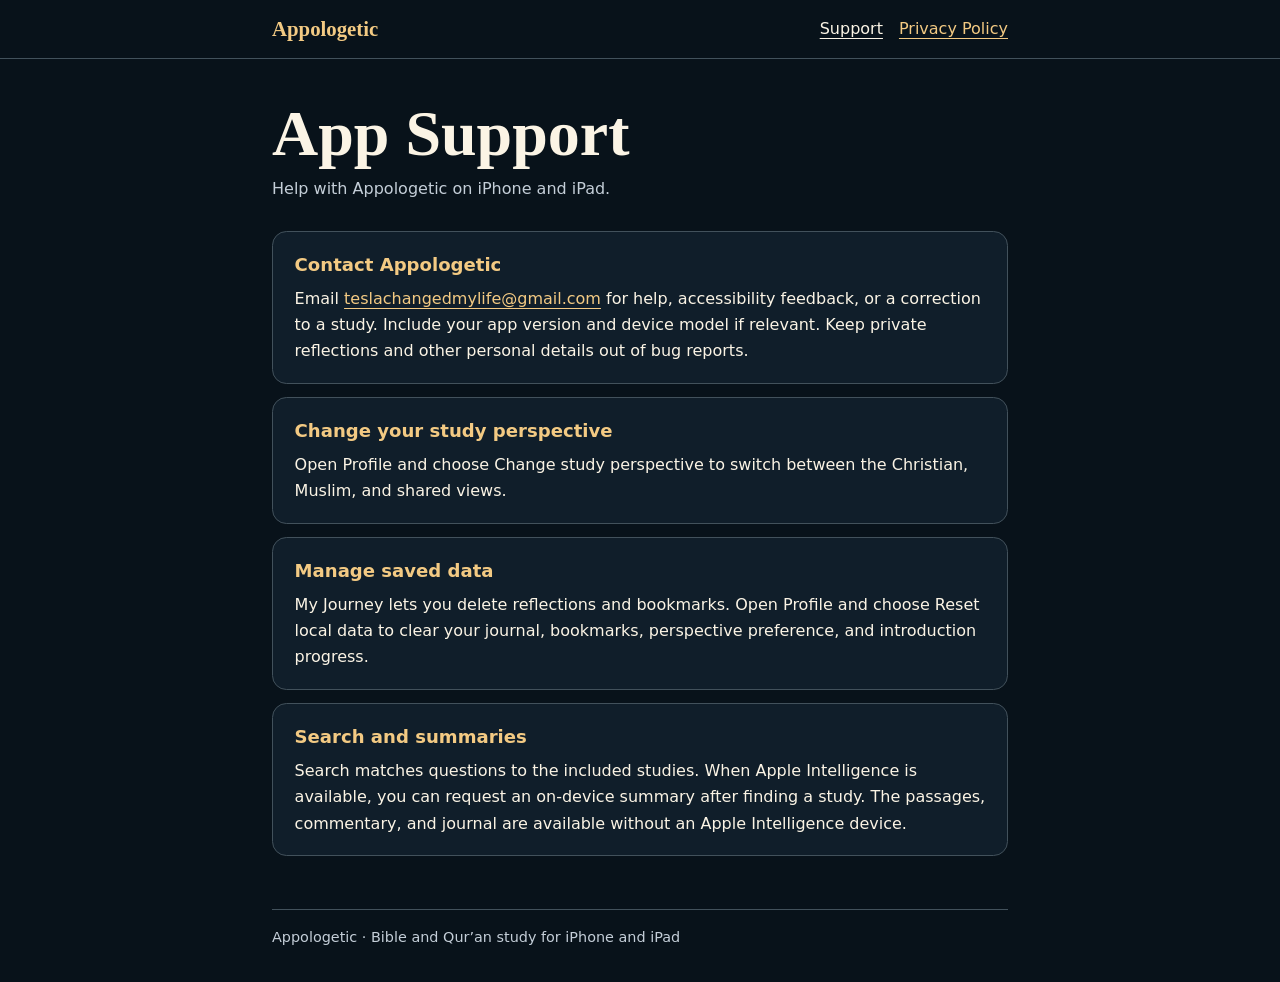
<file: index.html>
<!doctype html>
<html lang="en">
<head>
  <meta charset="utf-8">
  <meta name="viewport" content="width=device-width, initial-scale=1">
  <meta name="description" content="Help with Appologetic on iPhone and iPad.">
  <title>App Support | Appologetic</title>
  <link rel="stylesheet" href="style.css">
</head>
<body>
  <a class="skip" href="#content">Skip to content</a>
  <header><div class="bar"><a class="brand" href="./">Appologetic</a><nav aria-label="Main navigation"><a href="./" aria-current="page">Support</a><a href="privacy.html">Privacy Policy</a></nav></div></header>
  <main id="content">
    <h1>App Support</h1>
    <p class="intro">Help with Appologetic on iPhone and iPad.</p>
    <section>
      <h2>Contact Appologetic</h2>
      <p>Email <a href="mailto:teslachangedmylife@gmail.com">teslachangedmylife@gmail.com</a> for help, accessibility feedback, or a correction to a study. Include your app version and device model if relevant. Keep private reflections and other personal details out of bug reports.</p>
    </section>
    <section>
      <h2>Change your study perspective</h2>
      <p>Open Profile and choose Change study perspective to switch between the Christian, Muslim, and shared views.</p>
    </section>
    <section>
      <h2>Manage saved data</h2>
      <p>My Journey lets you delete reflections and bookmarks. Open Profile and choose Reset local data to clear your journal, bookmarks, perspective preference, and introduction progress.</p>
    </section>
    <section>
      <h2>Search and summaries</h2>
      <p>Search matches questions to the included studies. When Apple Intelligence is available, you can request an on-device summary after finding a study. The passages, commentary, and journal are available without an Apple Intelligence device.</p>
    </section>
  </main>
  <footer>Appologetic · Bible and Qur’an study for iPhone and iPad</footer>
</body>
</html>
</file>
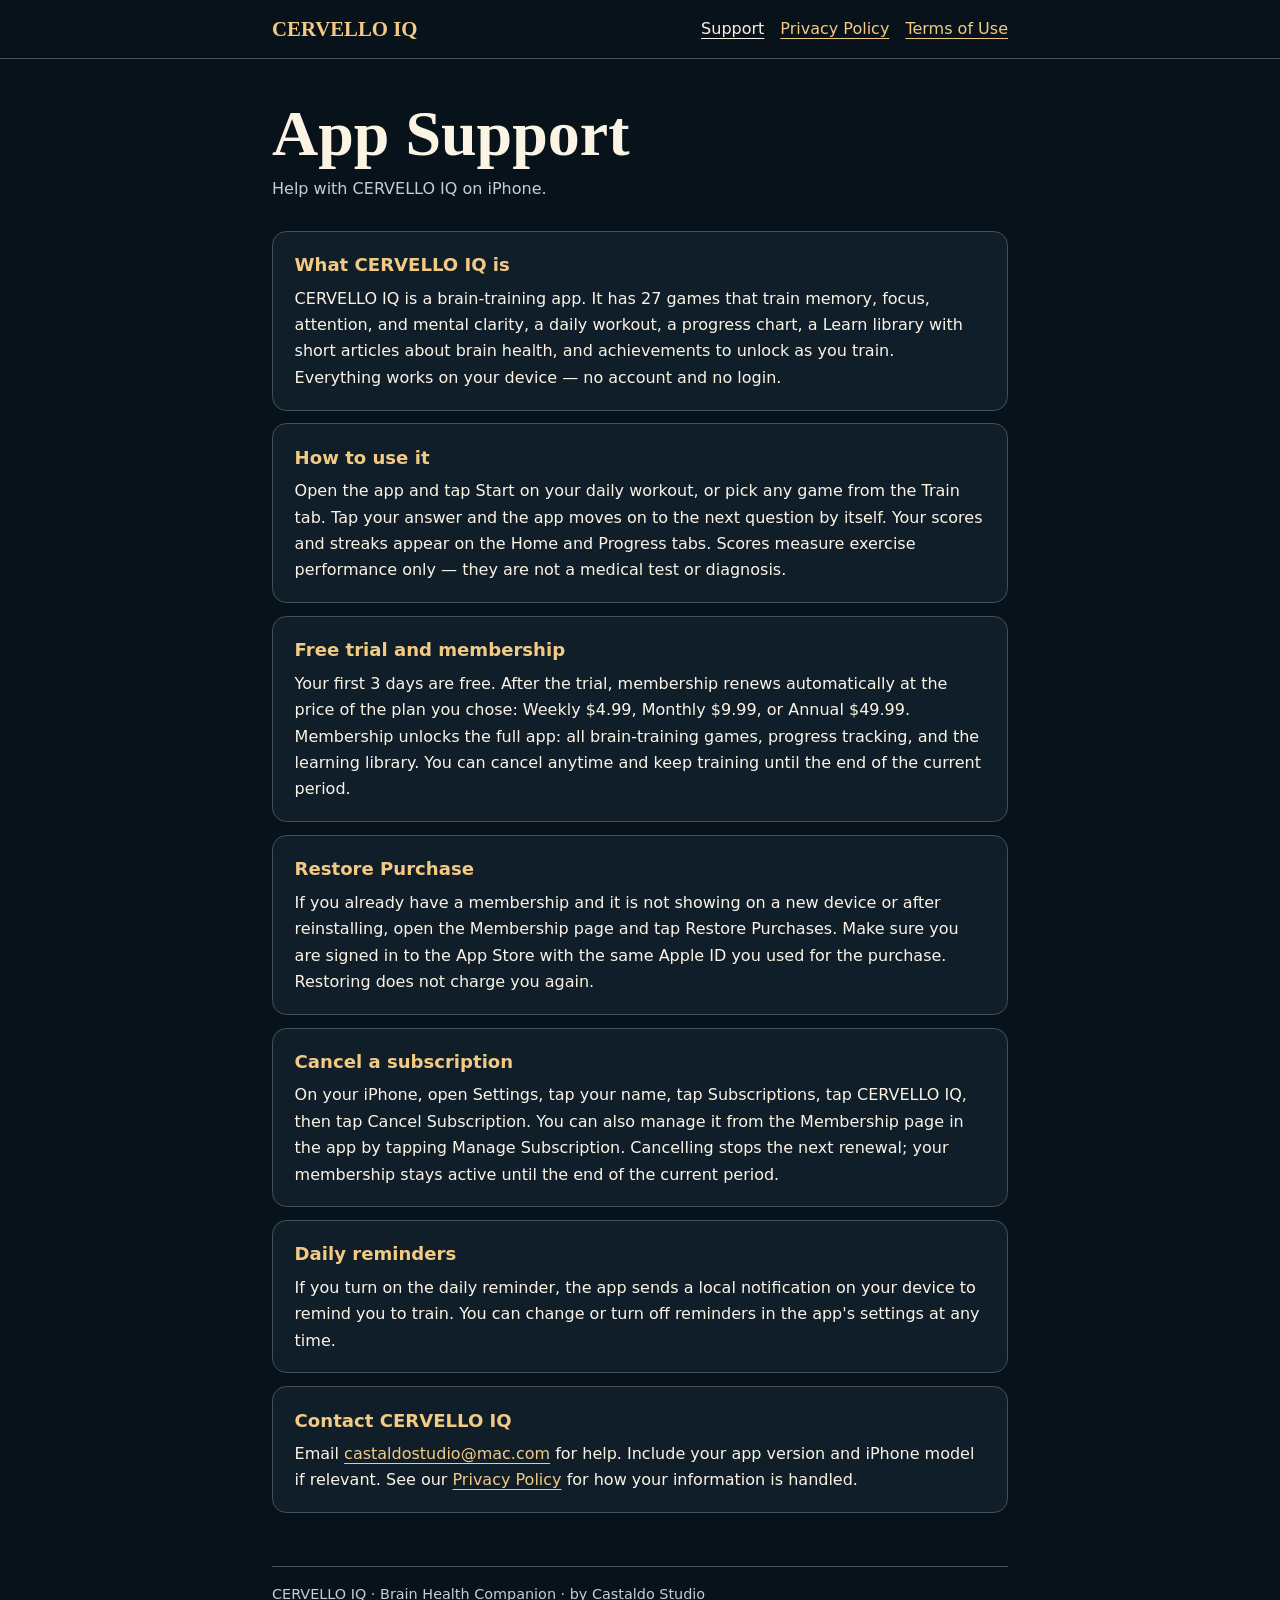
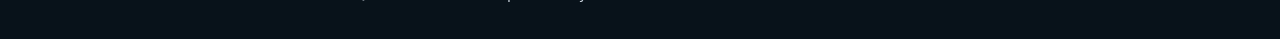
<file: cervello-iq-support/index.html>
<!doctype html>
<html lang="en">
<head>
  <meta charset="utf-8">
  <meta name="viewport" content="width=device-width, initial-scale=1">
  <meta name="description" content="Help with CERVELLO IQ on iPhone.">
  <title>App Support | CERVELLO IQ</title>
  <link rel="stylesheet" href="../style.css">
</head>
<body>
  <a class="skip" href="#content">Skip to content</a>
  <header><div class="bar"><a class="brand" href="./">CERVELLO IQ</a><nav aria-label="Main navigation"><a href="./" aria-current="page">Support</a><a href="privacy.html">Privacy Policy</a><a href="terms.html">Terms of Use</a></nav></div></header>
  <main id="content">
    <h1>App Support</h1>
    <p class="intro">Help with CERVELLO IQ on iPhone.</p>
    <section>
      <h2>What CERVELLO IQ is</h2>
      <p>CERVELLO IQ is a brain-training app. It has 27 games that train memory, focus, attention, and mental clarity, a daily workout, a progress chart, a Learn library with short articles about brain health, and achievements to unlock as you train. Everything works on your device — no account and no login.</p>
    </section>
    <section>
      <h2>How to use it</h2>
      <p>Open the app and tap Start on your daily workout, or pick any game from the Train tab. Tap your answer and the app moves on to the next question by itself. Your scores and streaks appear on the Home and Progress tabs. Scores measure exercise performance only — they are not a medical test or diagnosis.</p>
    </section>
    <section>
      <h2>Free trial and membership</h2>
      <p>Your first 3 days are free. After the trial, membership renews automatically at the price of the plan you chose: Weekly $4.99, Monthly $9.99, or Annual $49.99. Membership unlocks the full app: all brain-training games, progress tracking, and the learning library. You can cancel anytime and keep training until the end of the current period.</p>
    </section>
    <section>
      <h2>Restore Purchase</h2>
      <p>If you already have a membership and it is not showing on a new device or after reinstalling, open the Membership page and tap Restore Purchases. Make sure you are signed in to the App Store with the same Apple ID you used for the purchase. Restoring does not charge you again.</p>
    </section>
    <section>
      <h2>Cancel a subscription</h2>
      <p>On your iPhone, open Settings, tap your name, tap Subscriptions, tap CERVELLO IQ, then tap Cancel Subscription. You can also manage it from the Membership page in the app by tapping Manage Subscription. Cancelling stops the next renewal; your membership stays active until the end of the current period.</p>
    </section>
    <section>
      <h2>Daily reminders</h2>
      <p>If you turn on the daily reminder, the app sends a local notification on your device to remind you to train. You can change or turn off reminders in the app's settings at any time.</p>
    </section>
    <section>
      <h2>Contact CERVELLO IQ</h2>
      <p>Email <a href="mailto:castaldostudio@mac.com">castaldostudio@mac.com</a> for help. Include your app version and iPhone model if relevant. See our <a href="privacy.html">Privacy Policy</a> for how your information is handled.</p>
    </section>
  </main>
  <footer>CERVELLO IQ · Brain Health Companion · by Castaldo Studio</footer>
</body>
</html>
</file>
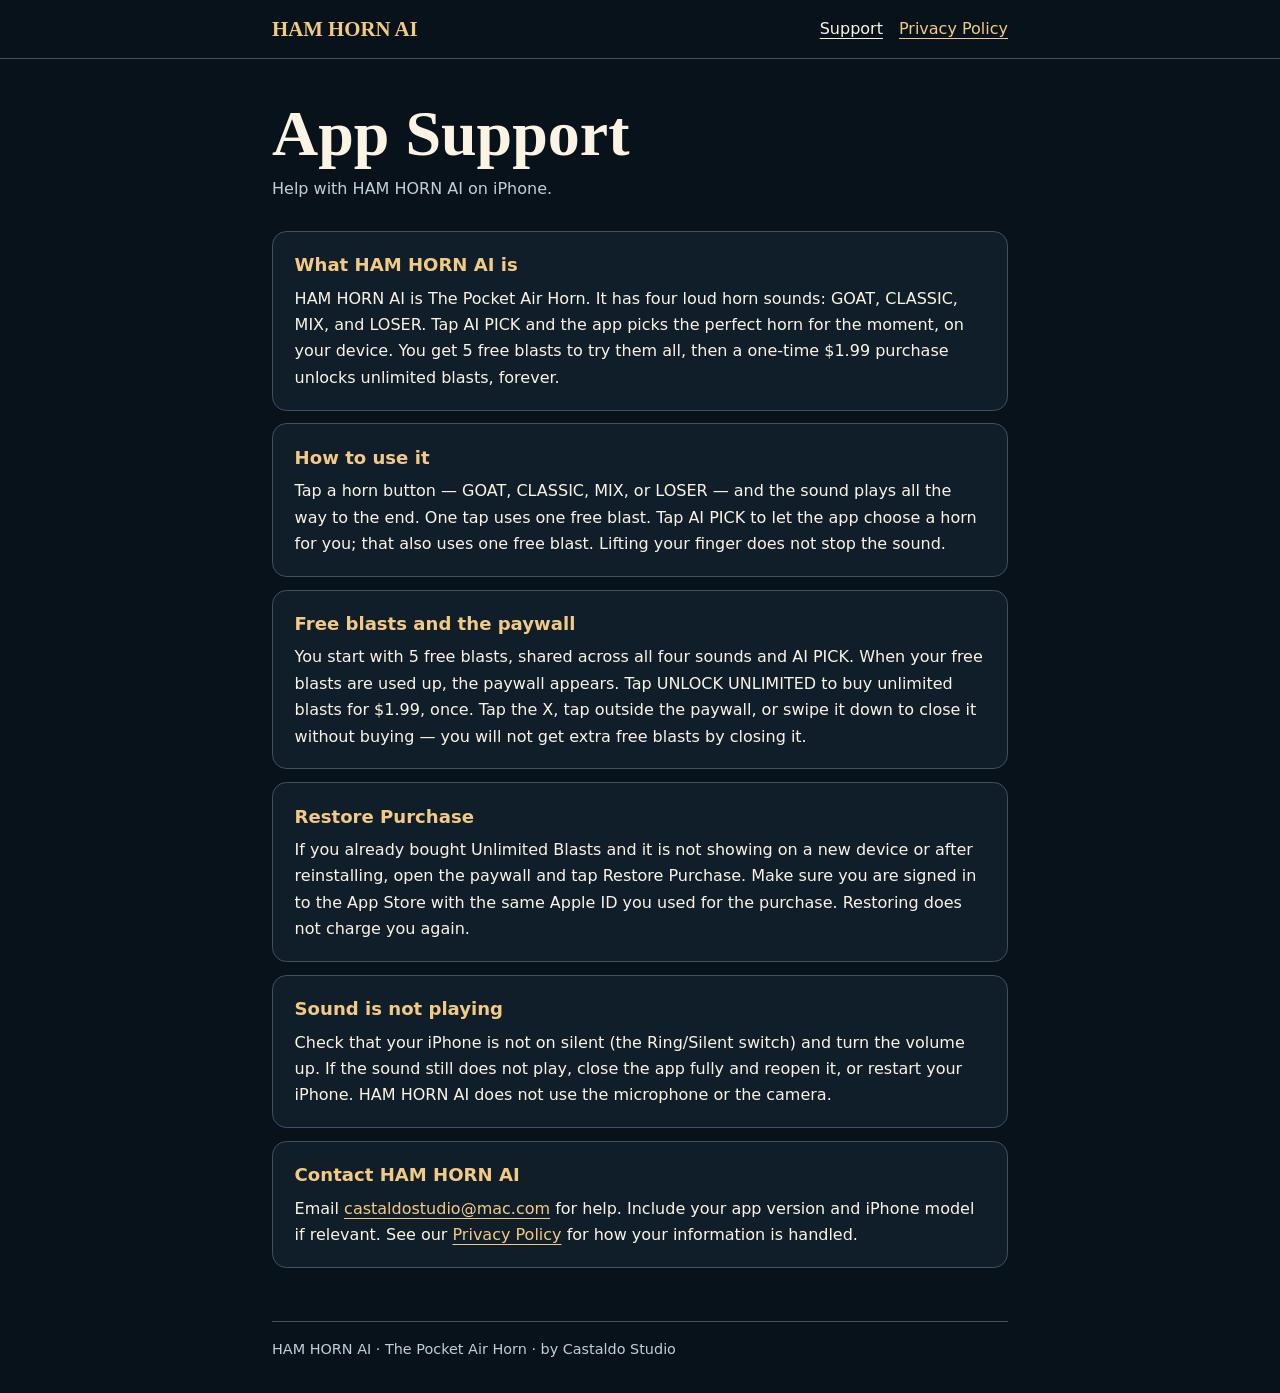
<file: ham-horn-support/index.html>
<!doctype html>
<html lang="en">
<head>
  <meta charset="utf-8">
  <meta name="viewport" content="width=device-width, initial-scale=1">
  <meta name="description" content="Help with HAM HORN AI on iPhone.">
  <title>App Support | HAM HORN AI</title>
  <link rel="stylesheet" href="../style.css">
</head>
<body>
  <a class="skip" href="#content">Skip to content</a>
  <header><div class="bar"><a class="brand" href="./">HAM HORN AI</a><nav aria-label="Main navigation"><a href="./" aria-current="page">Support</a><a href="privacy.html">Privacy Policy</a></nav></div></header>
  <main id="content">
    <h1>App Support</h1>
    <p class="intro">Help with HAM HORN AI on iPhone.</p>
    <section>
      <h2>What HAM HORN AI is</h2>
      <p>HAM HORN AI is The Pocket Air Horn. It has four loud horn sounds: GOAT, CLASSIC, MIX, and LOSER. Tap AI PICK and the app picks the perfect horn for the moment, on your device. You get 5 free blasts to try them all, then a one-time $1.99 purchase unlocks unlimited blasts, forever.</p>
    </section>
    <section>
      <h2>How to use it</h2>
      <p>Tap a horn button — GOAT, CLASSIC, MIX, or LOSER — and the sound plays all the way to the end. One tap uses one free blast. Tap AI PICK to let the app choose a horn for you; that also uses one free blast. Lifting your finger does not stop the sound.</p>
    </section>
    <section>
      <h2>Free blasts and the paywall</h2>
      <p>You start with 5 free blasts, shared across all four sounds and AI PICK. When your free blasts are used up, the paywall appears. Tap UNLOCK UNLIMITED to buy unlimited blasts for $1.99, once. Tap the X, tap outside the paywall, or swipe it down to close it without buying — you will not get extra free blasts by closing it.</p>
    </section>
    <section>
      <h2>Restore Purchase</h2>
      <p>If you already bought Unlimited Blasts and it is not showing on a new device or after reinstalling, open the paywall and tap Restore Purchase. Make sure you are signed in to the App Store with the same Apple ID you used for the purchase. Restoring does not charge you again.</p>
    </section>
    <section>
      <h2>Sound is not playing</h2>
      <p>Check that your iPhone is not on silent (the Ring/Silent switch) and turn the volume up. If the sound still does not play, close the app fully and reopen it, or restart your iPhone. HAM HORN AI does not use the microphone or the camera.</p>
    </section>
    <section>
      <h2>Contact HAM HORN AI</h2>
      <p>Email <a href="mailto:castaldostudio@mac.com">castaldostudio@mac.com</a> for help. Include your app version and iPhone model if relevant. See our <a href="privacy.html">Privacy Policy</a> for how your information is handled.</p>
    </section>
  </main>
  <footer>HAM HORN AI · The Pocket Air Horn · by Castaldo Studio</footer>
</body>
</html>
</file>
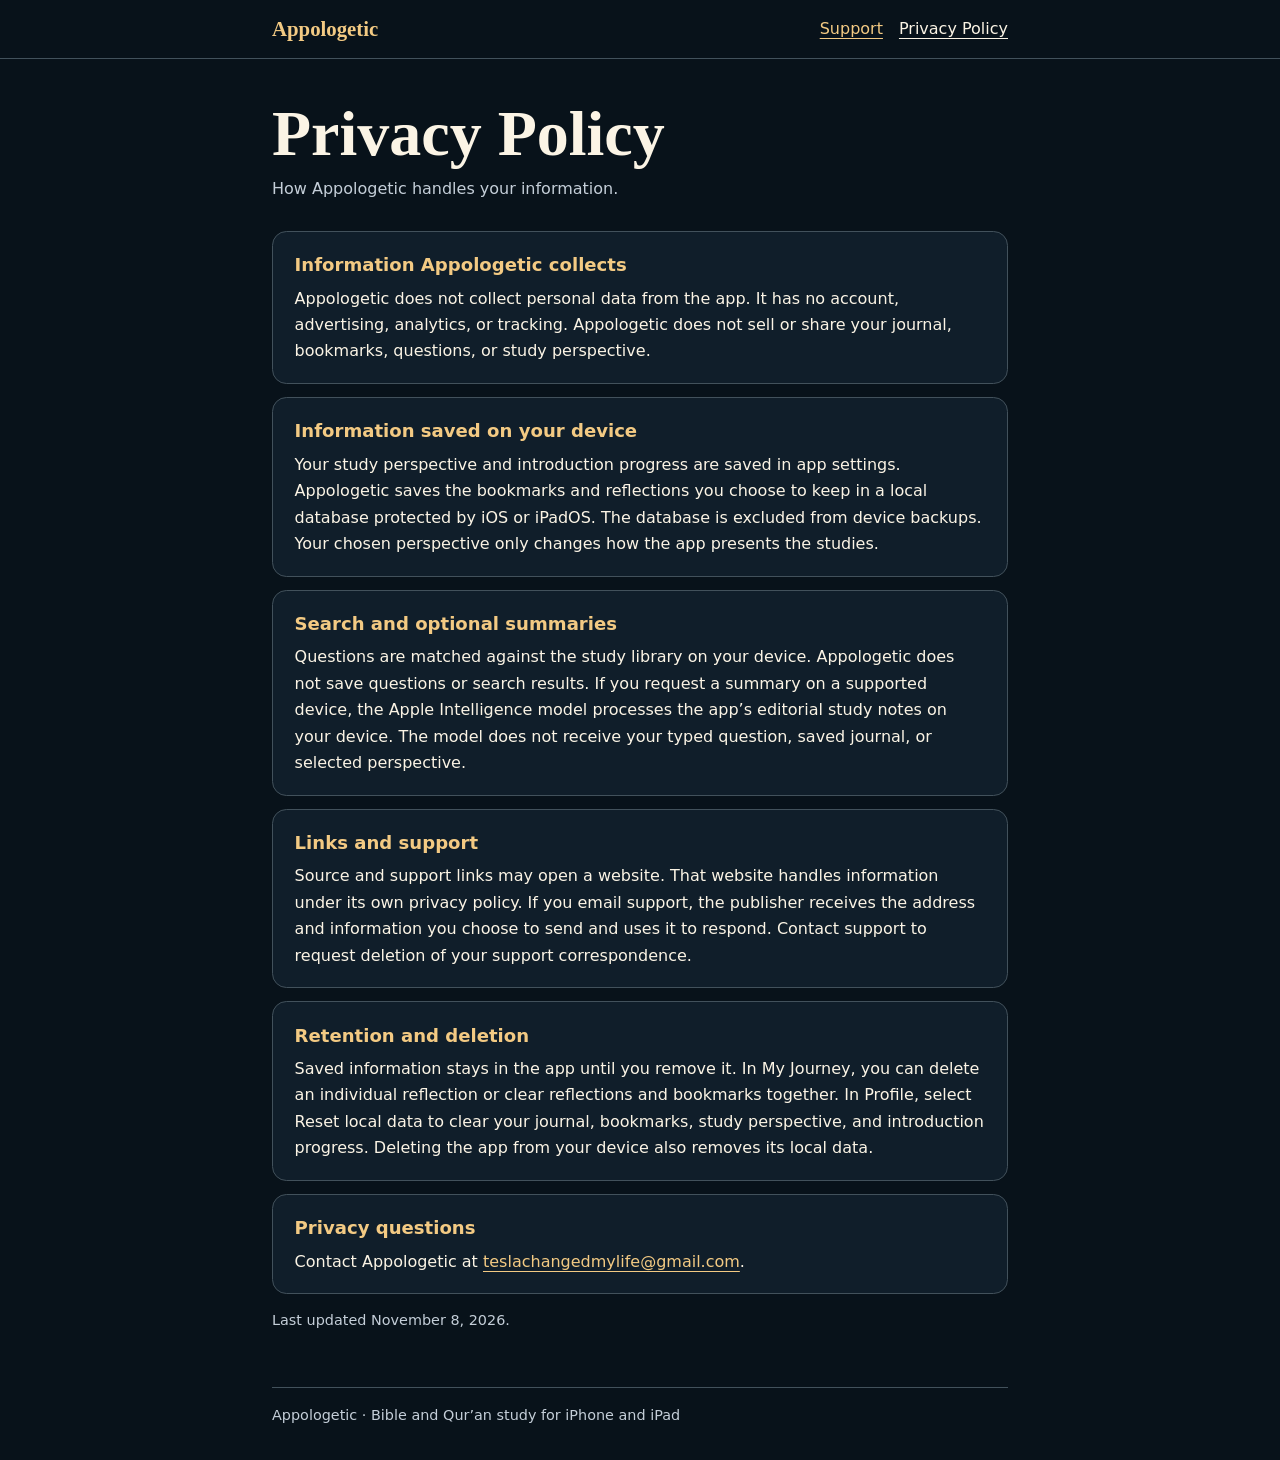
<file: privacy.html>
<!doctype html>
<html lang="en">
<head>
  <meta charset="utf-8">
  <meta name="viewport" content="width=device-width, initial-scale=1">
  <meta name="description" content="How Appologetic handles your information.">
  <title>Privacy Policy | Appologetic</title>
  <link rel="stylesheet" href="style.css">
</head>
<body>
  <a class="skip" href="#content">Skip to content</a>
  <header><div class="bar"><a class="brand" href="./">Appologetic</a><nav aria-label="Main navigation"><a href="./">Support</a><a href="privacy.html" aria-current="page">Privacy Policy</a></nav></div></header>
  <main id="content">
    <h1>Privacy Policy</h1>
    <p class="intro">How Appologetic handles your information.</p>
    <section><h2>Information Appologetic collects</h2><p>Appologetic does not collect personal data from the app. It has no account, advertising, analytics, or tracking. Appologetic does not sell or share your journal, bookmarks, questions, or study perspective.</p></section>
    <section><h2>Information saved on your device</h2><p>Your study perspective and introduction progress are saved in app settings. Appologetic saves the bookmarks and reflections you choose to keep in a local database protected by iOS or iPadOS. The database is excluded from device backups. Your chosen perspective only changes how the app presents the studies.</p></section>
    <section><h2>Search and optional summaries</h2><p>Questions are matched against the study library on your device. Appologetic does not save questions or search results. If you request a summary on a supported device, the Apple Intelligence model processes the app’s editorial study notes on your device. The model does not receive your typed question, saved journal, or selected perspective.</p></section>
    <section><h2>Links and support</h2><p>Source and support links may open a website. That website handles information under its own privacy policy. If you email support, the publisher receives the address and information you choose to send and uses it to respond. Contact support to request deletion of your support correspondence.</p></section>
    <section><h2>Retention and deletion</h2><p>Saved information stays in the app until you remove it. In My Journey, you can delete an individual reflection or clear reflections and bookmarks together. In Profile, select Reset local data to clear your journal, bookmarks, study perspective, and introduction progress. Deleting the app from your device also removes its local data.</p></section>
    <section>
      <h2>Privacy questions</h2>
      <p>Contact Appologetic at <a href="mailto:teslachangedmylife@gmail.com">teslachangedmylife@gmail.com</a>.</p>
    </section>
    <p class="updated">Last updated November 8, 2026.</p>
  </main>
  <footer>Appologetic · Bible and Qur’an study for iPhone and iPad</footer>
</body>
</html>
</file>
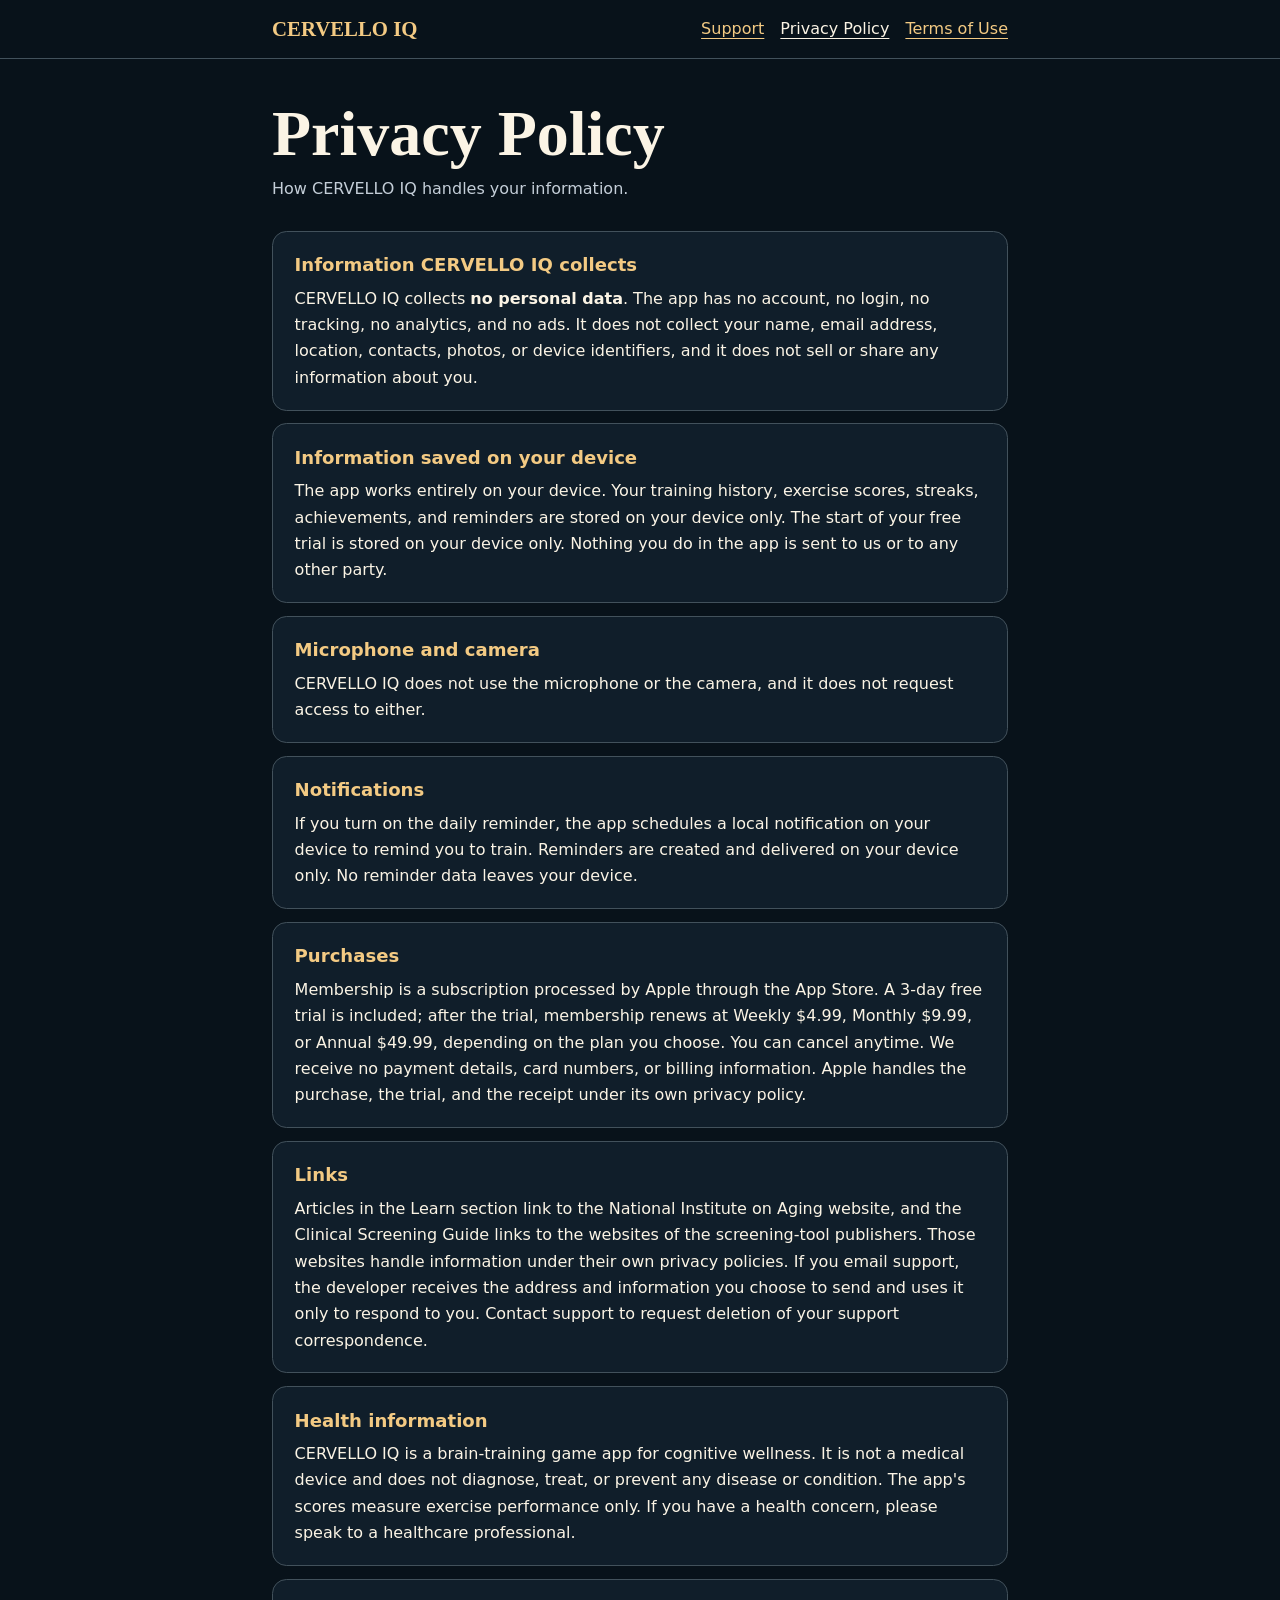
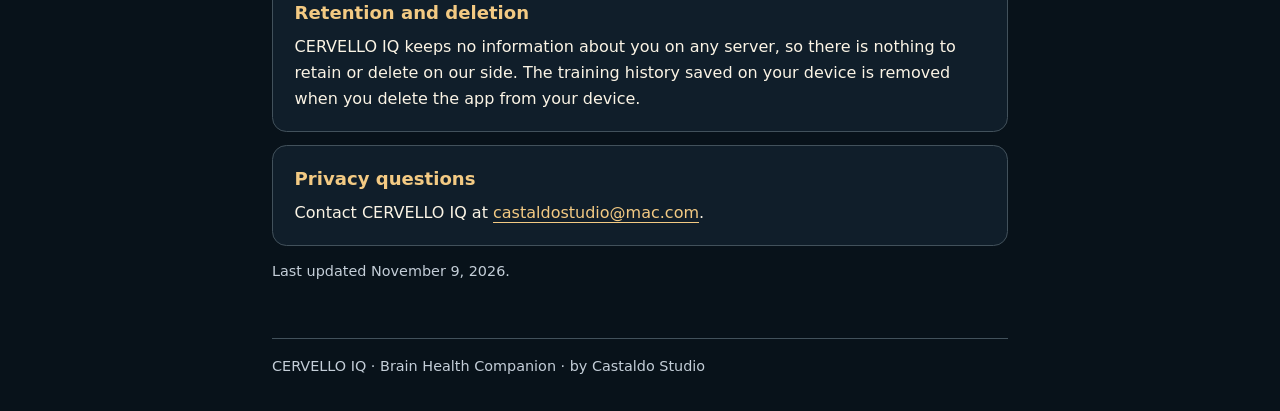
<file: cervello-iq-support/privacy.html>
<!doctype html>
<html lang="en">
<head>
  <meta charset="utf-8">
  <meta name="viewport" content="width=device-width, initial-scale=1">
  <meta name="description" content="How CERVELLO IQ handles your information.">
  <title>Privacy Policy | CERVELLO IQ</title>
  <link rel="stylesheet" href="../style.css">
</head>
<body>
  <a class="skip" href="#content">Skip to content</a>
  <header><div class="bar"><a class="brand" href="./">CERVELLO IQ</a><nav aria-label="Main navigation"><a href="./">Support</a><a href="privacy.html" aria-current="page">Privacy Policy</a><a href="terms.html">Terms of Use</a></nav></div></header>
  <main id="content">
    <h1>Privacy Policy</h1>
    <p class="intro">How CERVELLO IQ handles your information.</p>
    <section><h2>Information CERVELLO IQ collects</h2><p>CERVELLO IQ collects <strong>no personal data</strong>. The app has no account, no login, no tracking, no analytics, and no ads. It does not collect your name, email address, location, contacts, photos, or device identifiers, and it does not sell or share any information about you.</p></section>
    <section><h2>Information saved on your device</h2><p>The app works entirely on your device. Your training history, exercise scores, streaks, achievements, and reminders are stored on your device only. The start of your free trial is stored on your device only. Nothing you do in the app is sent to us or to any other party.</p></section>
    <section><h2>Microphone and camera</h2><p>CERVELLO IQ does not use the microphone or the camera, and it does not request access to either.</p></section>
    <section><h2>Notifications</h2><p>If you turn on the daily reminder, the app schedules a local notification on your device to remind you to train. Reminders are created and delivered on your device only. No reminder data leaves your device.</p></section>
    <section><h2>Purchases</h2><p>Membership is a subscription processed by Apple through the App Store. A 3-day free trial is included; after the trial, membership renews at Weekly $4.99, Monthly $9.99, or Annual $49.99, depending on the plan you choose. You can cancel anytime. We receive no payment details, card numbers, or billing information. Apple handles the purchase, the trial, and the receipt under its own privacy policy.</p></section>
    <section><h2>Links</h2><p>Articles in the Learn section link to the National Institute on Aging website, and the Clinical Screening Guide links to the websites of the screening-tool publishers. Those websites handle information under their own privacy policies. If you email support, the developer receives the address and information you choose to send and uses it only to respond to you. Contact support to request deletion of your support correspondence.</p></section>
    <section><h2>Health information</h2><p>CERVELLO IQ is a brain-training game app for cognitive wellness. It is not a medical device and does not diagnose, treat, or prevent any disease or condition. The app's scores measure exercise performance only. If you have a health concern, please speak to a healthcare professional.</p></section>
    <section><h2>Retention and deletion</h2><p>CERVELLO IQ keeps no information about you on any server, so there is nothing to retain or delete on our side. The training history saved on your device is removed when you delete the app from your device.</p></section>
    <section>
      <h2>Privacy questions</h2>
      <p>Contact CERVELLO IQ at <a href="mailto:castaldostudio@mac.com">castaldostudio@mac.com</a>.</p>
    </section>
    <p class="updated">Last updated November 9, 2026.</p>
  </main>
  <footer>CERVELLO IQ · Brain Health Companion · by Castaldo Studio</footer>
</body>
</html>
</file>
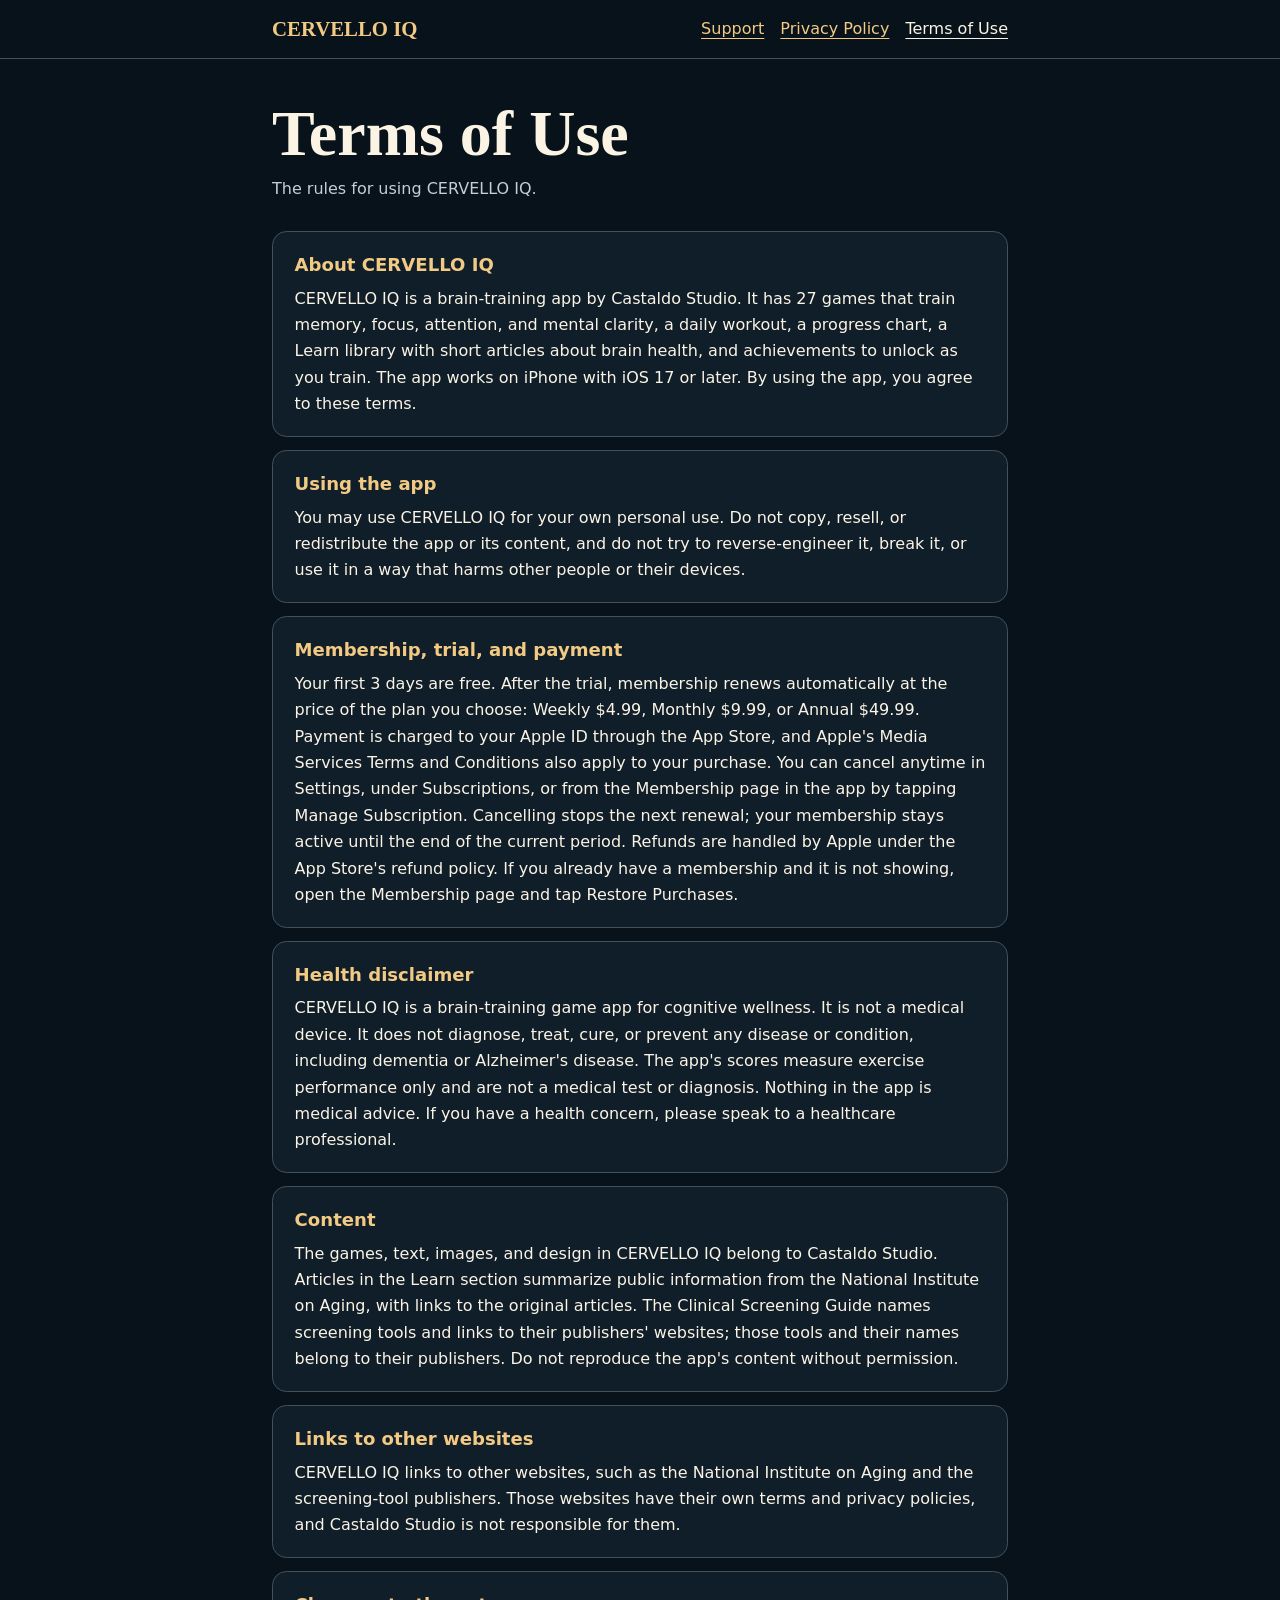
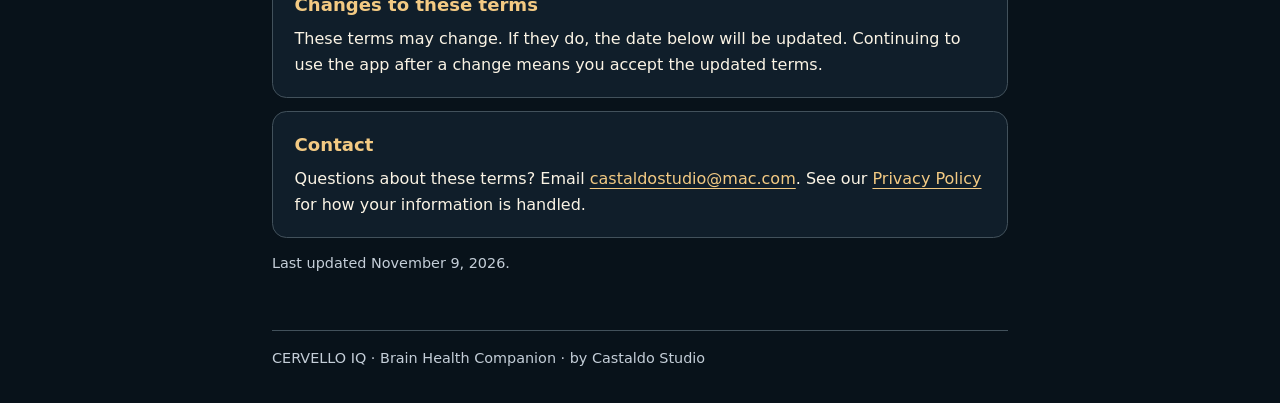
<file: cervello-iq-support/terms.html>
<!doctype html>
<html lang="en">
<head>
  <meta charset="utf-8">
  <meta name="viewport" content="width=device-width, initial-scale=1">
  <meta name="description" content="The rules for using CERVELLO IQ.">
  <title>Terms of Use | CERVELLO IQ</title>
  <link rel="stylesheet" href="../style.css">
</head>
<body>
  <a class="skip" href="#content">Skip to content</a>
  <header><div class="bar"><a class="brand" href="./">CERVELLO IQ</a><nav aria-label="Main navigation"><a href="./">Support</a><a href="privacy.html">Privacy Policy</a><a href="terms.html" aria-current="page">Terms of Use</a></nav></div></header>
  <main id="content">
    <h1>Terms of Use</h1>
    <p class="intro">The rules for using CERVELLO IQ.</p>
    <section>
      <h2>About CERVELLO IQ</h2>
      <p>CERVELLO IQ is a brain-training app by Castaldo Studio. It has 27 games that train memory, focus, attention, and mental clarity, a daily workout, a progress chart, a Learn library with short articles about brain health, and achievements to unlock as you train. The app works on iPhone with iOS 17 or later. By using the app, you agree to these terms.</p>
    </section>
    <section>
      <h2>Using the app</h2>
      <p>You may use CERVELLO IQ for your own personal use. Do not copy, resell, or redistribute the app or its content, and do not try to reverse-engineer it, break it, or use it in a way that harms other people or their devices.</p>
    </section>
    <section>
      <h2>Membership, trial, and payment</h2>
      <p>Your first 3 days are free. After the trial, membership renews automatically at the price of the plan you choose: Weekly $4.99, Monthly $9.99, or Annual $49.99. Payment is charged to your Apple ID through the App Store, and Apple's Media Services Terms and Conditions also apply to your purchase. You can cancel anytime in Settings, under Subscriptions, or from the Membership page in the app by tapping Manage Subscription. Cancelling stops the next renewal; your membership stays active until the end of the current period. Refunds are handled by Apple under the App Store's refund policy. If you already have a membership and it is not showing, open the Membership page and tap Restore Purchases.</p>
    </section>
    <section>
      <h2>Health disclaimer</h2>
      <p>CERVELLO IQ is a brain-training game app for cognitive wellness. It is not a medical device. It does not diagnose, treat, cure, or prevent any disease or condition, including dementia or Alzheimer's disease. The app's scores measure exercise performance only and are not a medical test or diagnosis. Nothing in the app is medical advice. If you have a health concern, please speak to a healthcare professional.</p>
    </section>
    <section>
      <h2>Content</h2>
      <p>The games, text, images, and design in CERVELLO IQ belong to Castaldo Studio. Articles in the Learn section summarize public information from the National Institute on Aging, with links to the original articles. The Clinical Screening Guide names screening tools and links to their publishers' websites; those tools and their names belong to their publishers. Do not reproduce the app's content without permission.</p>
    </section>
    <section>
      <h2>Links to other websites</h2>
      <p>CERVELLO IQ links to other websites, such as the National Institute on Aging and the screening-tool publishers. Those websites have their own terms and privacy policies, and Castaldo Studio is not responsible for them.</p>
    </section>
    <section>
      <h2>Changes to these terms</h2>
      <p>These terms may change. If they do, the date below will be updated. Continuing to use the app after a change means you accept the updated terms.</p>
    </section>
    <section>
      <h2>Contact</h2>
      <p>Questions about these terms? Email <a href="mailto:castaldostudio@mac.com">castaldostudio@mac.com</a>. See our <a href="privacy.html">Privacy Policy</a> for how your information is handled.</p>
    </section>
    <p class="updated">Last updated November 9, 2026.</p>
  </main>
  <footer>CERVELLO IQ · Brain Health Companion · by Castaldo Studio</footer>
</body>
</html>
</file>
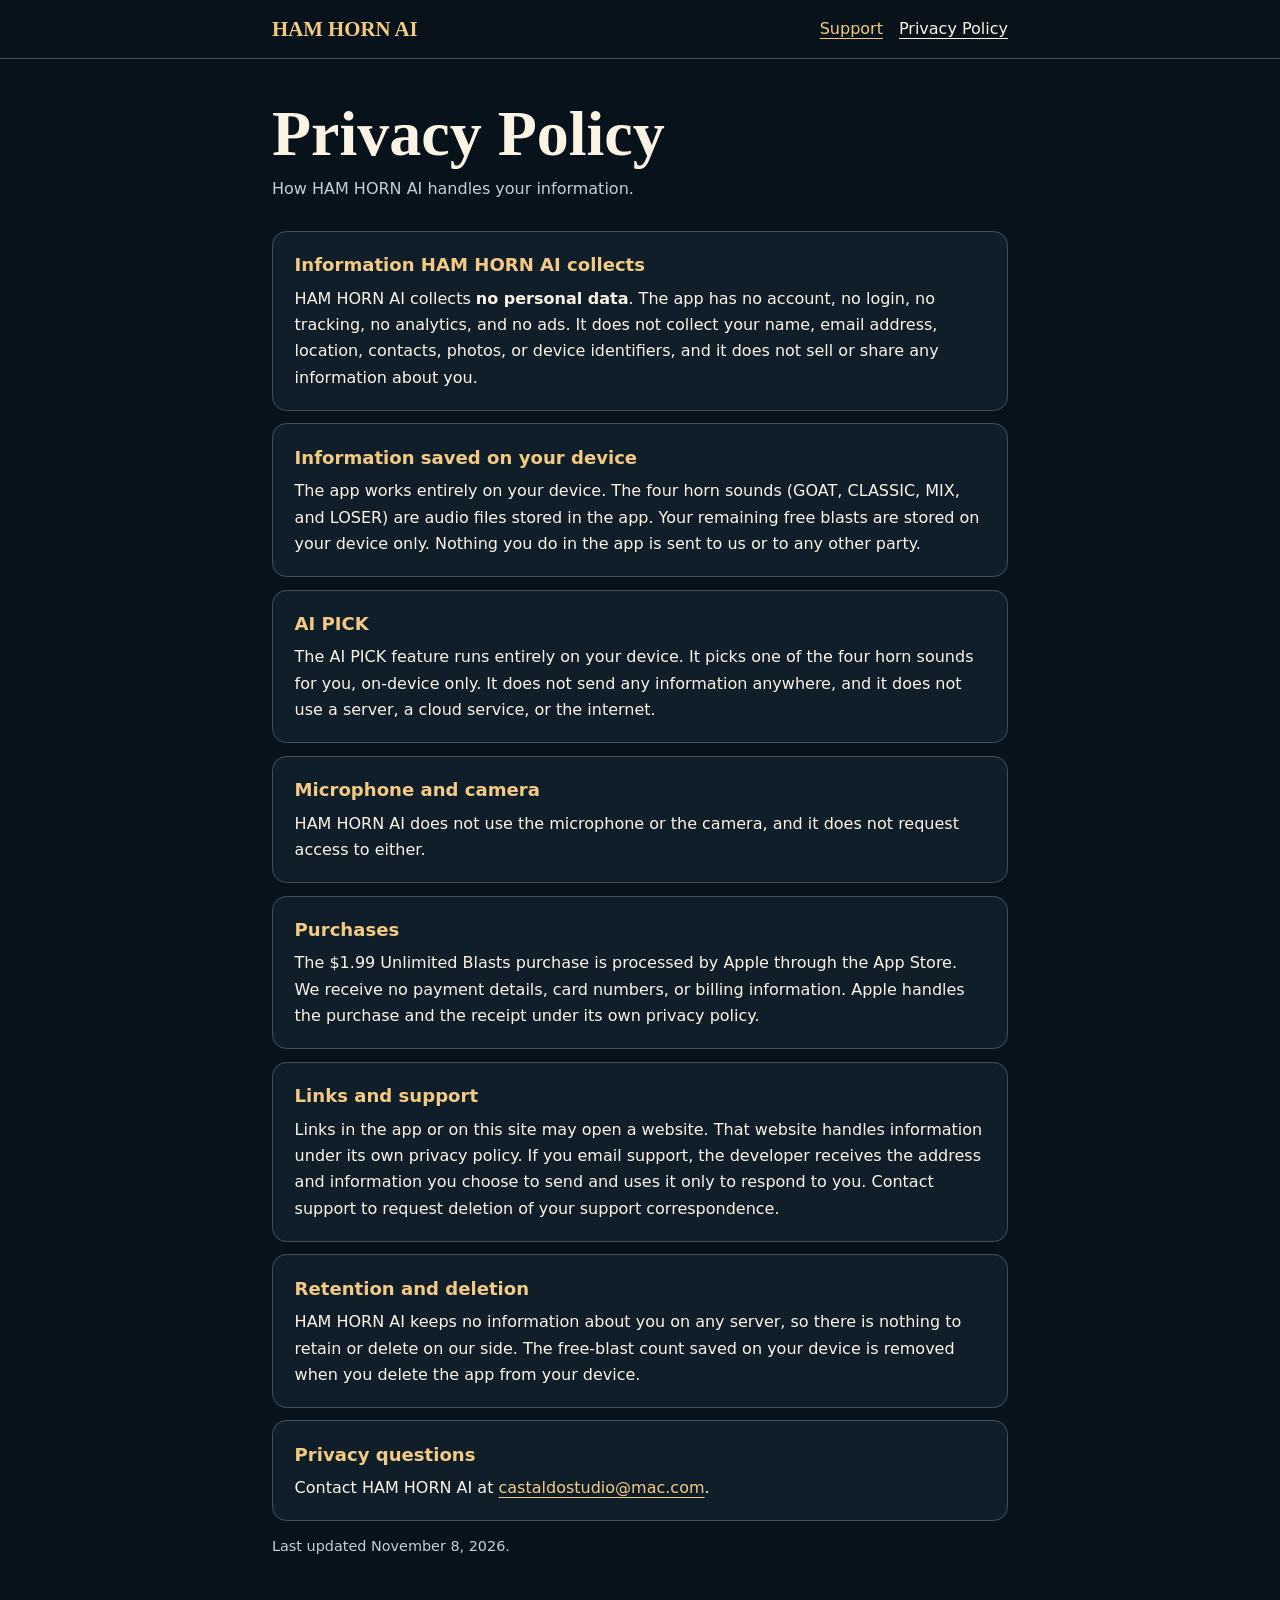
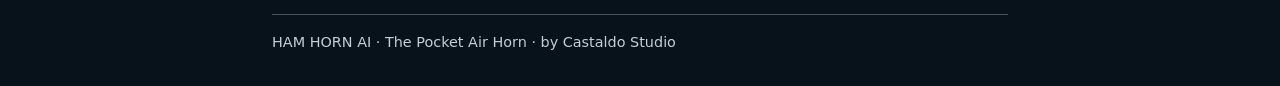
<file: ham-horn-support/privacy.html>
<!doctype html>
<html lang="en">
<head>
  <meta charset="utf-8">
  <meta name="viewport" content="width=device-width, initial-scale=1">
  <meta name="description" content="How HAM HORN AI handles your information.">
  <title>Privacy Policy | HAM HORN AI</title>
  <link rel="stylesheet" href="../style.css">
</head>
<body>
  <a class="skip" href="#content">Skip to content</a>
  <header><div class="bar"><a class="brand" href="./">HAM HORN AI</a><nav aria-label="Main navigation"><a href="./">Support</a><a href="privacy.html" aria-current="page">Privacy Policy</a></nav></div></header>
  <main id="content">
    <h1>Privacy Policy</h1>
    <p class="intro">How HAM HORN AI handles your information.</p>
    <section><h2>Information HAM HORN AI collects</h2><p>HAM HORN AI collects <strong>no personal data</strong>. The app has no account, no login, no tracking, no analytics, and no ads. It does not collect your name, email address, location, contacts, photos, or device identifiers, and it does not sell or share any information about you.</p></section>
    <section><h2>Information saved on your device</h2><p>The app works entirely on your device. The four horn sounds (GOAT, CLASSIC, MIX, and LOSER) are audio files stored in the app. Your remaining free blasts are stored on your device only. Nothing you do in the app is sent to us or to any other party.</p></section>
    <section><h2>AI PICK</h2><p>The AI PICK feature runs entirely on your device. It picks one of the four horn sounds for you, on-device only. It does not send any information anywhere, and it does not use a server, a cloud service, or the internet.</p></section>
    <section><h2>Microphone and camera</h2><p>HAM HORN AI does not use the microphone or the camera, and it does not request access to either.</p></section>
    <section><h2>Purchases</h2><p>The $1.99 Unlimited Blasts purchase is processed by Apple through the App Store. We receive no payment details, card numbers, or billing information. Apple handles the purchase and the receipt under its own privacy policy.</p></section>
    <section><h2>Links and support</h2><p>Links in the app or on this site may open a website. That website handles information under its own privacy policy. If you email support, the developer receives the address and information you choose to send and uses it only to respond to you. Contact support to request deletion of your support correspondence.</p></section>
    <section><h2>Retention and deletion</h2><p>HAM HORN AI keeps no information about you on any server, so there is nothing to retain or delete on our side. The free-blast count saved on your device is removed when you delete the app from your device.</p></section>
    <section>
      <h2>Privacy questions</h2>
      <p>Contact HAM HORN AI at <a href="mailto:castaldostudio@mac.com">castaldostudio@mac.com</a>.</p>
    </section>
    <p class="updated">Last updated November 8, 2026.</p>
  </main>
  <footer>HAM HORN AI · The Pocket Air Horn · by Castaldo Studio</footer>
</body>
</html>
</file>
<file: style.css>
:root {
  color-scheme: dark;
  --background: #08121a;
  --panel: #101e2a;
  --text: #fbf4e5;
  --muted: #c4ced8;
  --gold: #f3ca83;
  --line: #42515b;
}
* { box-sizing: border-box; }
body { margin: 0; background: var(--background); color: var(--text); font: 1rem/1.65 system-ui, sans-serif; }
a { color: var(--gold); text-underline-offset: .22em; overflow-wrap: anywhere; }
a:focus-visible { outline: .18rem solid var(--gold); outline-offset: .2rem; }
header { border-bottom: 1px solid var(--line); }
.bar, main, footer { width: min(100% - 2rem, 46rem); margin-inline: auto; }
.bar { padding: 1rem 0; display: flex; align-items: center; justify-content: space-between; flex-wrap: wrap; gap: .6rem 1rem; }
.brand { font: 700 1.3rem Georgia, serif; text-decoration: none; }
nav { display: flex; flex-wrap: wrap; gap: 1rem; }
nav a[aria-current="page"] { color: var(--text); }
main { padding-block: 2.5rem; }
h1 { font: 700 clamp(2.4rem, 8vw, 4rem)/1.08 Georgia, serif; margin: 0 0 .45rem; }
.intro { color: var(--muted); margin: 0 0 1.8rem; }
section { background: var(--panel); border: 1px solid var(--line); border-radius: .9rem; padding: 1.15rem 1.35rem; margin-block: .8rem; }
section h2 { margin: 0 0 .35rem; font-size: 1.13rem; color: var(--gold); }
section p { margin: 0; }
footer, .updated { color: var(--muted); font-size: .9rem; }
footer { border-top: 1px solid var(--line); padding-block: 1rem 2rem; }
.skip { position: absolute; left: .75rem; top: -10rem; padding: .5rem; background: var(--panel); }
.skip:focus { top: .5rem; }
</file>
